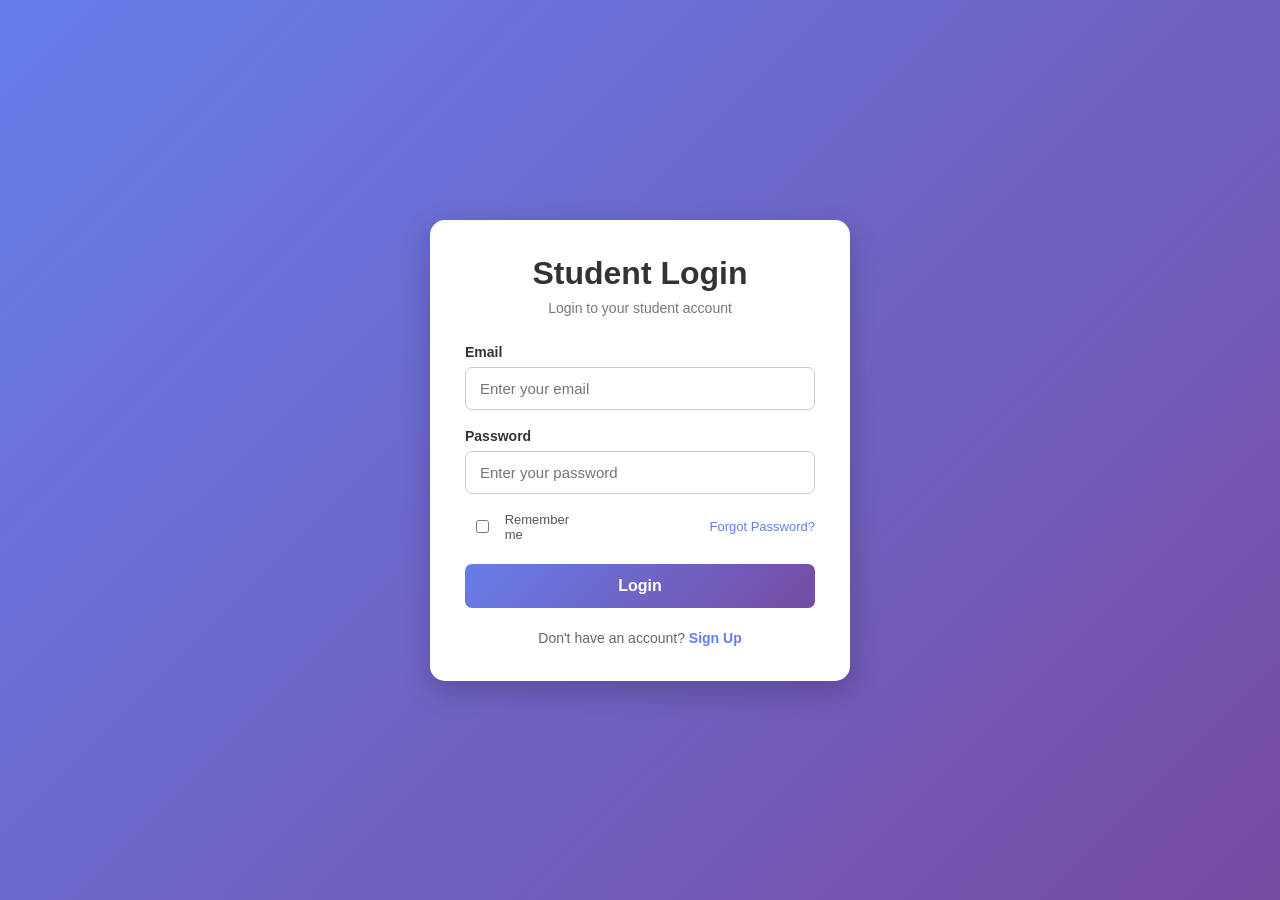
<file: login.html>
<!DOCTYPE html>
<html lang="en">
<head>
    <meta charset="UTF-8">
    <meta name="viewport" content="width=device-width, initial-scale=1.0">
    <title>Student Login</title>
    <link rel="stylesheet" href="style.css">
</head>
<body>

    <div class="auth-container">
        <div class="auth-card">

            <h1>Student Login</h1>
            <p class="subtitle">Login to your student account</p>

            <form>
                <div class="input-group">
                    <label for="email">Email</label>
                    <input
                        type="email"
                        id="email"
                        placeholder="Enter your email"
                        required
                    >
                </div>

                <div class="input-group">
                    <label for="password">Password</label>
                    <input
                        type="password"
                        id="password"
                        placeholder="Enter your password"
                        required
                    >
                </div>

                <div class="form-options">
                    <label class="remember">
                        <input type="checkbox">
                        Remember me
                    </label>

                    <a href="#">Forgot Password?</a>
                </div>

                <button type="submit" class="auth-btn">Login</button>
            </form>

            <p class="switch-text">
                Don't have an account?
                <a href="signup.html">Sign Up</a>
            </p>

        </div>
    </div>

</body>
</html>
</file>
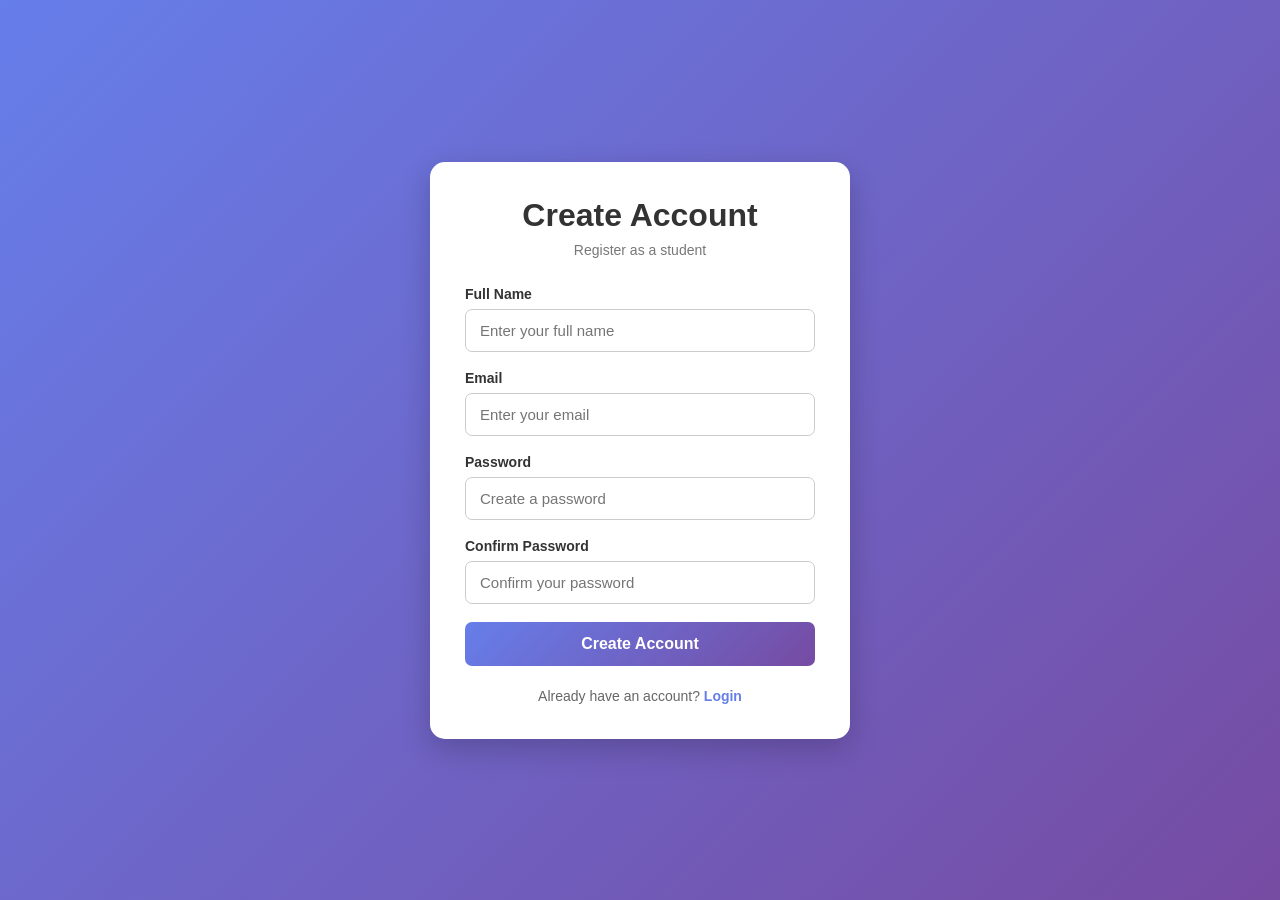
<file: signup.html>
<!DOCTYPE html>
<html lang="en">
<head>
    <meta charset="UTF-8">
    <meta name="viewport" content="width=device-width, initial-scale=1.0">
    <title>Student Sign Up</title>
    <link rel="stylesheet" href="style.css">
</head>
<body>

    <div class="auth-container">
        <div class="auth-card">

            <h1>Create Account</h1>
            <p class="subtitle">Register as a student</p>

            <form>
                <div class="input-group">
                    <label for="name">Full Name</label>
                    <input
                        type="text"
                        id="name"
                        placeholder="Enter your full name"
                        required
                    >
                </div>

                <div class="input-group">
                    <label for="email">Email</label>
                    <input
                        type="email"
                        id="email"
                        placeholder="Enter your email"
                        required
                    >
                </div>

                <div class="input-group">
                    <label for="password">Password</label>
                    <input
                        type="password"
                        id="password"
                        placeholder="Create a password"
                        required
                    >
                </div>

                <div class="input-group">
                    <label for="confirm-password">Confirm Password</label>
                    <input
                        type="password"
                        id="confirm-password"
                        placeholder="Confirm your password"
                        required
                    >
                </div>

                <button type="submit" class="auth-btn">
                    Create Account
                </button>
            </form>

            <p class="switch-text">
                Already have an account?
                <a href="login.html">Login</a>
            </p>

        </div>
    </div>

</body>
</html>
</file>
<file: style.css>
/* Reset */
* {
    margin: 0;
    padding: 0;
    box-sizing: border-box;
}

/* Body */
body {
    font-family: Arial, sans-serif;
    background-color: #f4f7fb;
    color: #333;
}

/* Header */
header {
    background: linear-gradient(135deg, #2563eb, #1e40af);
    color: white;
    text-align: center;
    padding: 30px 20px;
}

header h1 {
    font-size: 30px;
    margin-bottom: 8px;
}

header p {
    font-size: 16px;
}

/* Navbar */
nav {
    background-color: #111827;
    color: white;
    display: flex;
    justify-content: space-between;
    align-items: center;
    padding: 15px 8%;
}

.logo {
    font-size: 22px;
    font-weight: bold;
}

nav ul {
    list-style: none;
    display: flex;
    gap: 30px;
}

nav ul li a {
    text-decoration: none;
    color: white;
    font-size: 16px;
    transition: 0.3s;
}

nav ul li a:hover {
    color: #60a5fa;
}

/* Main */
main {
    padding: 40px 20px;
}

/* Form Container */
.form-container {
    max-width: 750px;
    margin: auto;
    background-color: white;
    padding: 35px;
    border-radius: 12px;
    box-shadow: 0 5px 20px rgba(0, 0, 0, 0.1);
}

.form-container h2 {
    text-align: center;
    color: #1e40af;
    margin-bottom: 8px;
}

.form-subtitle {
    text-align: center;
    color: #777;
    margin-bottom: 30px;
}

/* Form Group */
.form-group {
    margin-bottom: 20px;
}

.form-group label,
.image-section label {
    display: block;
    font-weight: bold;
    margin-bottom: 8px;
    color: #374151;
}

/* Inputs */
input,
select,
textarea {
    width: 100%;
    padding: 12px;
    border: 1px solid #d1d5db;
    border-radius: 6px;
    font-size: 15px;
    outline: none;
    transition: 0.3s;
}

input:focus,
select:focus,
textarea:focus {
    border-color: #2563eb;
    box-shadow: 0 0 4px rgba(37, 99, 235, 0.3);
}

/* Image Upload */
.image-section {
    margin-bottom: 25px;
}

.image-section input {
    background-color: #f9fafb;
    cursor: pointer;
}

/* Passport Photo */
.photo-preview {
    width: 130px;
    height: 170px;
    object-fit: cover;
    border: 2px solid #2563eb;
    border-radius: 5px;
    margin-top: 12px;
    display: none;
}

.photo-note {
    font-size: 13px;
    color: #777;
    margin-top: 6px;
}

/* Gender */
.gender {
    display: flex;
    gap: 25px;
}

.gender label {
    font-weight: normal;
    display: flex;
    align-items: center;
    gap: 6px;
}

.gender input {
    width: auto;
}

/* Textarea */
textarea {
    resize: vertical;
}

/* Extra Media Sections */
.media-section {
    margin-bottom: 25px;
    padding: 20px;
    background-color: #f8fafc;
    border-radius: 8px;
    border-left: 4px solid #2563eb;
}

.media-section h3 {
    color: #1e40af;
    margin-bottom: 12px;
}

.media-section a {
    display: inline-block;
    color: #2563eb;
    font-weight: bold;
    text-decoration: none;
    margin-bottom: 10px;
}

.media-section a:hover {
    text-decoration: underline;
}

audio,
video {
    width: 100%;
    margin-top: 8px;
    border-radius: 6px;
}

/* Buttons */
.buttons {
    display: flex;
    gap: 15px;
    margin-top: 25px;
}

button {
    border: none;
    padding: 13px 25px;
    border-radius: 6px;
    font-size: 16px;
    cursor: pointer;
    transition: 0.3s;
}

.submit-btn {
    background-color: #2563eb;
    color: white;
    flex: 1;
}

.submit-btn:hover {
    background-color: #1d4ed8;
}

.reset-btn {
    background-color: #ef4444;
    color: white;
    padding-left: 30px;
    padding-right: 30px;
}

.reset-btn:hover {
    background-color: #dc2626;
}

/* About */
.about {
    background-color: #e5efff;
    text-align: center;
    padding: 40px 20px;
}

.about h2 {
    color: #1e40af;
    margin-bottom: 10px;
}

.about p {
    max-width: 700px;
    margin: auto;
    line-height: 1.6;
}

/* Footer */
footer {
    background-color: #111827;
    color: white;
    text-align: center;
    padding: 30px 20px;
}

footer h3 {
    margin-bottom: 12px;
}

footer p {
    margin: 6px 0;
    color: #d1d5db;
}

.copyright {
    margin-top: 20px !important;
    padding-top: 15px;
    border-top: 1px solid #374151;
    font-size: 14px;
}

/* Responsive Design */
@media (max-width: 650px) {

    header h1 {
        font-size: 23px;
    }

    nav {
        flex-direction: column;
        gap: 15px;
    }

    nav ul {
        gap: 15px;
        flex-wrap: wrap;
        justify-content: center;
    }

    .form-container {
        padding: 25px 20px;
    }

    .gender {
        flex-direction: column;
        gap: 10px;
    }

    .buttons {
        flex-direction: column;
    }

    .reset-btn {
        width: 100%;
    }

    .photo-preview {
        width: 120px;
        height: 160px;
    }
}



* {
    margin: 0;
    padding: 0;
    box-sizing: border-box;
}

body {
    font-family: Arial, sans-serif;
    background: linear-gradient(135deg, #667eea, #764ba2);
    min-height: 100vh;
}

/* Main Container */
.auth-container {
    min-height: 100vh;
    display: flex;
    justify-content: center;
    align-items: center;
    padding: 20px;
}

/* Card */
.auth-card {
    width: 100%;
    max-width: 420px;
    background: #ffffff;
    padding: 35px;
    border-radius: 15px;
    box-shadow: 0 10px 30px rgba(0, 0, 0, 0.2);
}

/* Heading */
.auth-card h1 {
    text-align: center;
    color: #333;
    margin-bottom: 8px;
}

.subtitle {
    text-align: center;
    color: #777;
    margin-bottom: 28px;
    font-size: 14px;
}

/* Input */
.input-group {
    margin-bottom: 18px;
}

.input-group label {
    display: block;
    margin-bottom: 7px;
    color: #333;
    font-size: 14px;
    font-weight: 600;
}

.input-group input {
    width: 100%;
    padding: 12px 14px;
    border: 1px solid #ccc;
    border-radius: 7px;
    outline: none;
    font-size: 15px;
    transition: 0.3s;
}

.input-group input:focus {
    border-color: #667eea;
    box-shadow: 0 0 5px rgba(102, 126, 234, 0.25);
}

/* Remember + Forgot Password */
.form-options {
    display: flex;
    justify-content: space-between;
    align-items: center;
    margin: 5px 0 22px;
    font-size: 13px;
}

.remember {
    display: flex;
    align-items: center;
    gap: 5px;
    color: #555;
}

.form-options a {
    color: #667eea;
    text-decoration: none;
}

.form-options a:hover {
    text-decoration: underline;
}

/* Button */
.auth-btn {
    width: 100%;
    padding: 13px;
    border: none;
    border-radius: 7px;
    background: linear-gradient(135deg, #667eea, #764ba2);
    color: white;
    font-size: 16px;
    font-weight: bold;
    cursor: pointer;
    transition: 0.3s;
}

.auth-btn:hover {
    opacity: 0.9;
    transform: translateY(-1px);
}

/* Bottom Text */
.switch-text {
    text-align: center;
    margin-top: 22px;
    color: #666;
    font-size: 14px;
}

.switch-text a {
    color: #667eea;
    font-weight: bold;
    text-decoration: none;
}

.switch-text a:hover {
    text-decoration: underline;
}

/* Mobile */
@media (max-width: 480px) {

    .auth-card {
        padding: 25px 20px;
    }

    .auth-card h1 {
        font-size: 25px;
    }
}
</file>
